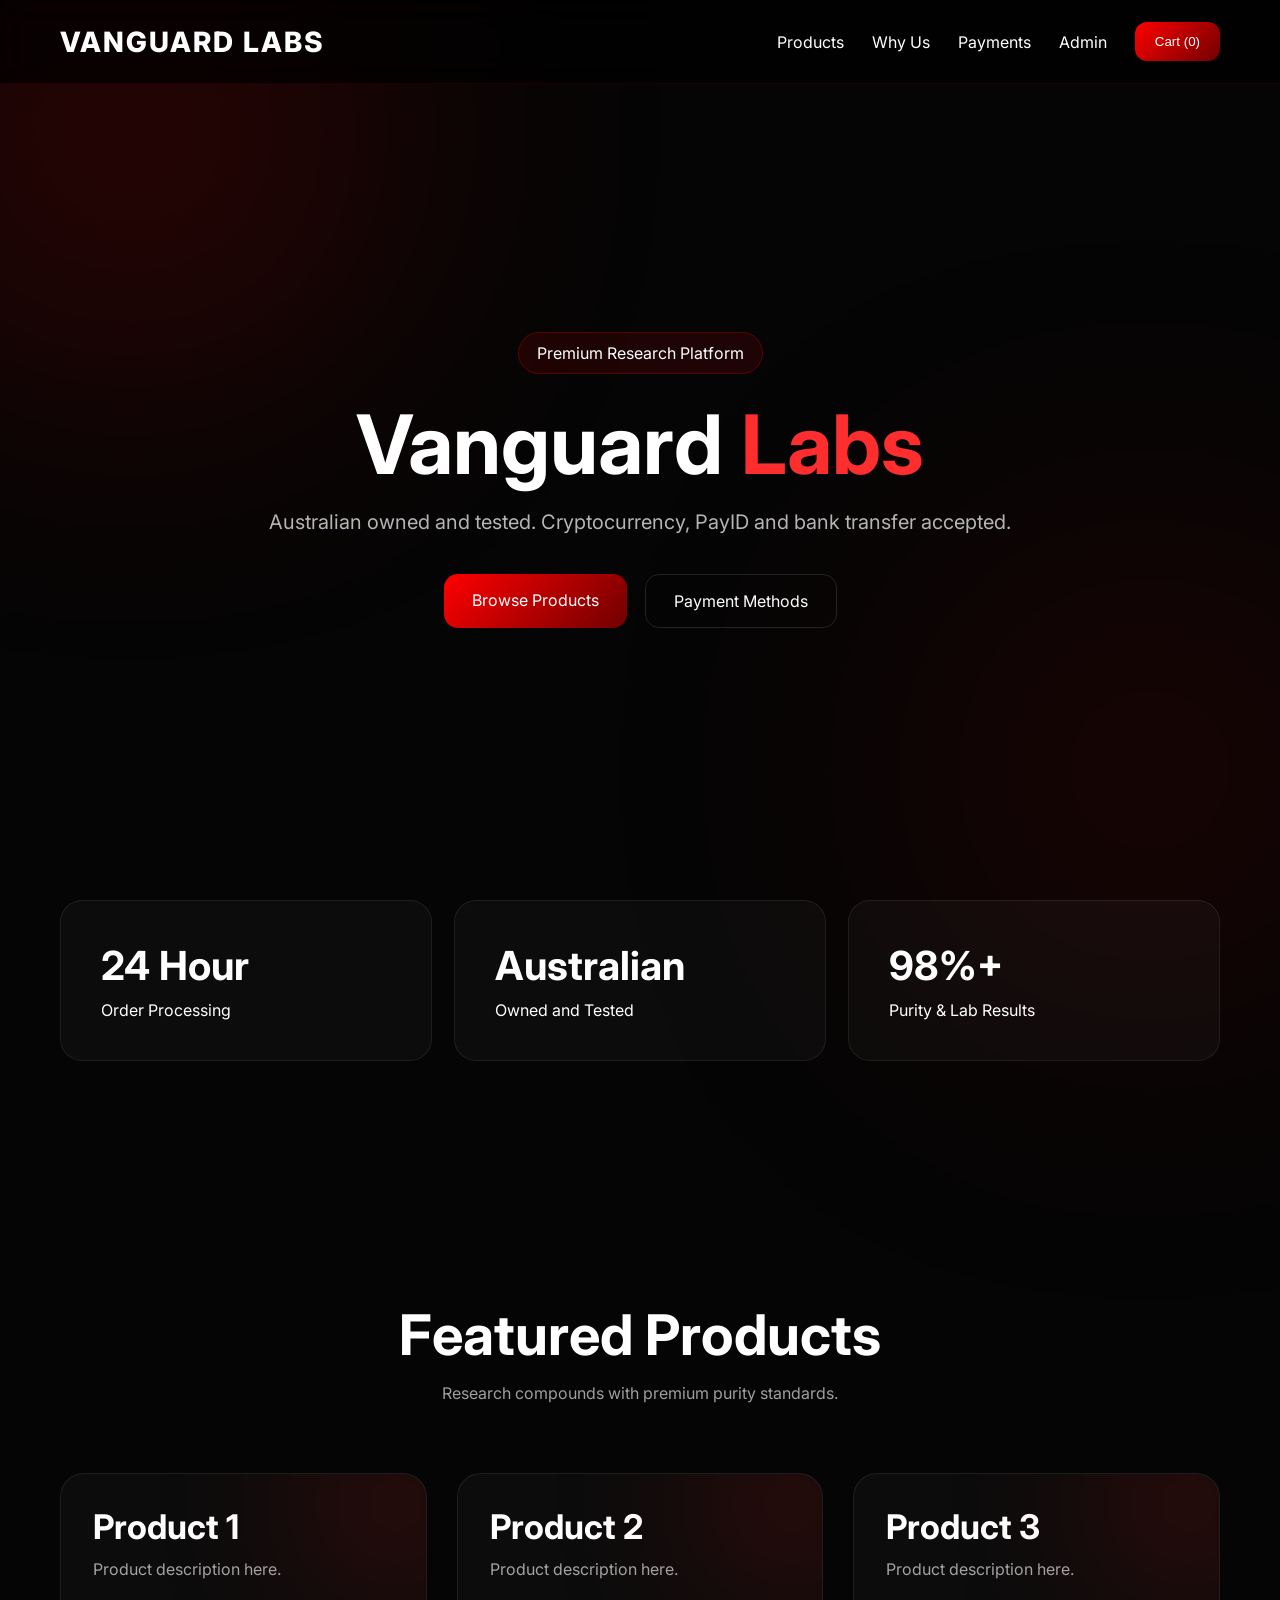
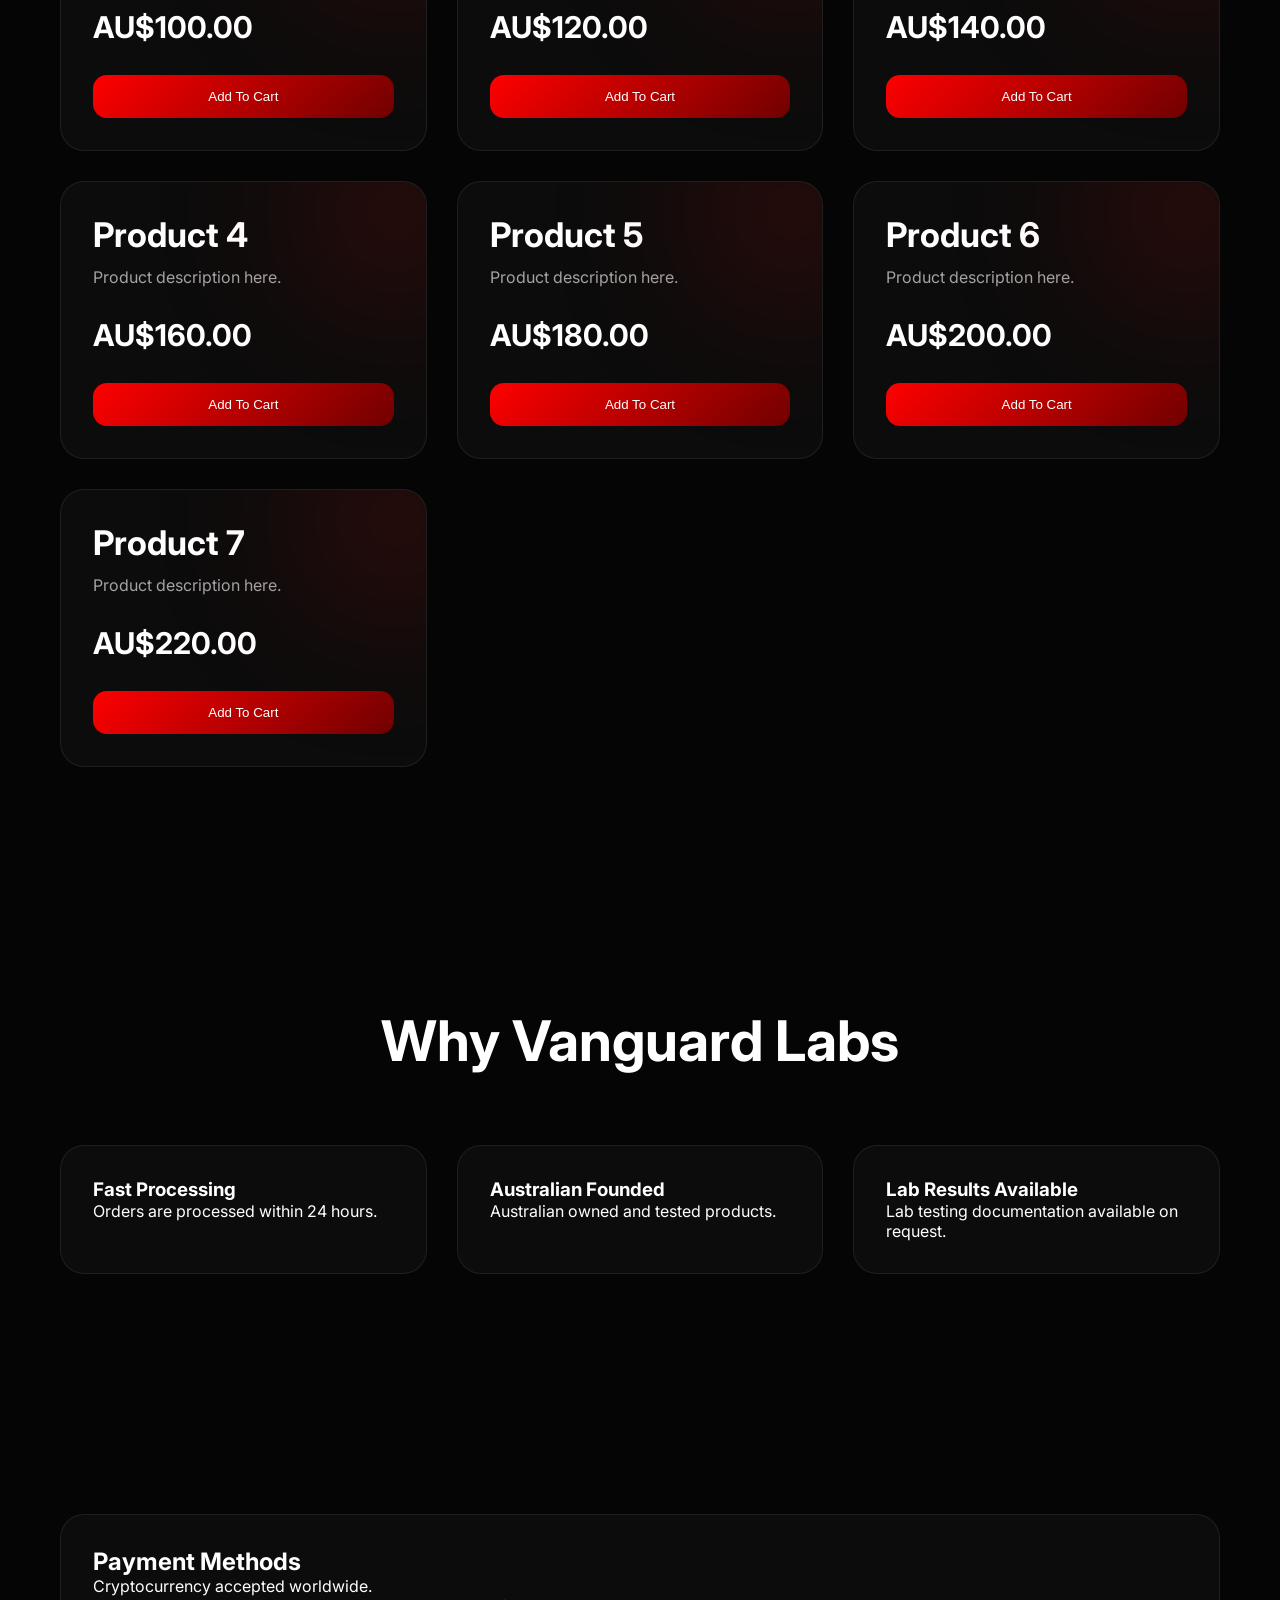
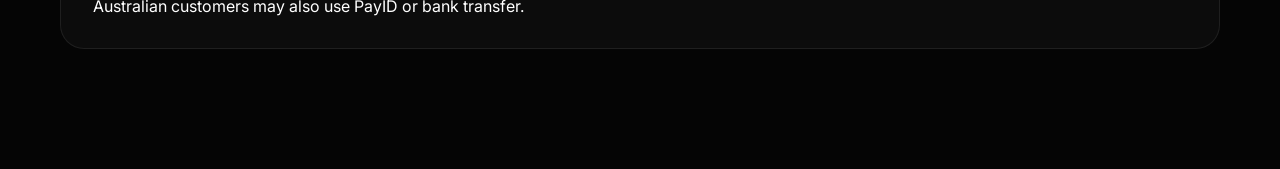
<file: index.html>
<!DOCTYPE html>
<html lang="en">

<head>
  <meta charset="UTF-8" />

  <meta
    name="viewport"
    content="width=device-width, initial-scale=1.0"
  />

  <title>Vanguard Labs</title>

  <link rel="preconnect" href="https://fonts.googleapis.com">
  <link rel="preconnect" href="https://fonts.gstatic.com" crossorigin>

  <link
    href="https://fonts.googleapis.com/css2?family=Inter:wght@300;400;500;600;700;800&display=swap"
    rel="stylesheet"
  >

  <link rel="stylesheet" href="style.css" />
</head>

<body>

  <!-- BACKGROUND -->
  <div class="background-glow glow-1"></div>
  <div class="background-glow glow-2"></div>

  <!-- NAVBAR -->
  <nav class="navbar">

    <div class="logo">
      VANGUARD LABS
    </div>

    <div class="nav-links">

      <a href="#products">Products</a>
      <a href="#why">Why Us</a>
      <a href="#payments">Payments</a>
      <a href="admin.html">Admin</a>

      <button
        class="cart-button"
        onclick="toggleCart()"
      >
        Cart (<span id="count">0</span>)
      </button>

    </div>

  </nav>

  <!-- HERO -->
  <section class="hero">

    <div class="hero-content">

      <div class="hero-badge">
        Premium Research Platform
      </div>

      <h1>
        Vanguard
        <span>Labs</span>
      </h1>

      <p>
        Australian owned and tested.
        Cryptocurrency, PayID and bank transfer accepted.
      </p>

      <div class="hero-buttons">

        <a
          href="#products"
          class="primary-btn"
        >
          Browse Products
        </a>

        <a
          href="#payments"
          class="secondary-btn"
        >
          Payment Methods
        </a>

      </div>

    </div>

  </section>

  <!-- STATS -->
  <section class="stats-section">

    <div class="stat-box">
      <h2>24 Hour</h2>
      <p>Order Processing</p>
    </div>

    <div class="stat-box">
      <h2>Australian</h2>
      <p>Owned and Tested</p>
    </div>

    <div class="stat-box">
      <h2>98%+</h2>
      <p>Purity & Lab Results</p>
    </div>

  </section>

  <!-- PRODUCTS -->
  <section
    class="products-section"
    id="products"
  >

    <div class="section-title">

      <h2>Featured Products</h2>

      <p>
        Research compounds with premium purity standards.
      </p>

    </div>

    <div class="products-grid">

      <!-- PRODUCT 1 -->
      <div class="product-card">

        <div class="product-glow"></div>

        <h3>Product 1</h3>

        <p class="product-desc">
          Product description here.
        </p>

        <div class="price-row">
          <span class="price">AU$100.00</span>
        </div>

        <button onclick="addToCart('Product 1',100.00)">
          Add To Cart
        </button>

      </div>

      <!-- PRODUCT 2 -->
      <div class="product-card">

        <div class="product-glow"></div>

        <h3>Product 2</h3>

        <p class="product-desc">
          Product description here.
        </p>

        <div class="price-row">
          <span class="price">AU$120.00</span>
        </div>

        <button onclick="addToCart('Product 2',120.00)">
          Add To Cart
        </button>

      </div>

      <!-- PRODUCT 3 -->
      <div class="product-card">

        <div class="product-glow"></div>

        <h3>Product 3</h3>

        <p class="product-desc">
          Product description here.
        </p>

        <div class="price-row">
          <span class="price">AU$140.00</span>
        </div>

        <button onclick="addToCart('Product 3',140.00)">
          Add To Cart
        </button>

      </div>

      <!-- PRODUCT 4 -->
      <div class="product-card">

        <div class="product-glow"></div>

        <h3>Product 4</h3>

        <p class="product-desc">
          Product description here.
        </p>

        <div class="price-row">
          <span class="price">AU$160.00</span>
        </div>

        <button onclick="addToCart('Product 4',160.00)">
          Add To Cart
        </button>

      </div>

      <!-- PRODUCT 5 -->
      <div class="product-card">

        <div class="product-glow"></div>

        <h3>Product 5</h3>

        <p class="product-desc">
          Product description here.
        </p>

        <div class="price-row">
          <span class="price">AU$180.00</span>
        </div>

        <button onclick="addToCart('Product 5',180.00)">
          Add To Cart
        </button>

      </div>

      <!-- PRODUCT 6 -->
      <div class="product-card">

        <div class="product-glow"></div>

        <h3>Product 6</h3>

        <p class="product-desc">
          Product description here.
        </p>

        <div class="price-row">
          <span class="price">AU$200.00</span>
        </div>

        <button onclick="addToCart('Product 6',200.00)">
          Add To Cart
        </button>

      </div>

      <!-- PRODUCT 7 -->
      <div class="product-card">

        <div class="product-glow"></div>

        <h3>Product 7</h3>

        <p class="product-desc">
          Product description here.
        </p>

        <div class="price-row">
          <span class="price">AU$220.00</span>
        </div>

        <button onclick="addToCart('Product 7',220.00)">
          Add To Cart
        </button>

      </div>

    </div>

  </section>

  <!-- WHY US -->
  <section
    class="why-section"
    id="why"
  >

    <div class="section-title">
      <h2>Why Vanguard Labs</h2>
    </div>

    <div class="why-grid">

      <div class="why-card">

        <h3>Fast Processing</h3>

        <p>
          Orders are processed within 24 hours.
        </p>

      </div>

      <div class="why-card">

        <h3>Australian Founded</h3>

        <p>
          Australian owned and tested products.
        </p>

      </div>

      <div class="why-card">

        <h3>Lab Results Available</h3>

        <p>
          Lab testing documentation available on request.
        </p>

      </div>

    </div>

  </section>

  <!-- PAYMENTS -->
  <section
    class="payments-section"
    id="payments"
  >

    <div class="payment-box">

      <h2>Payment Methods</h2>

      <p>
        Cryptocurrency accepted worldwide.
      </p>

      <p>
        Australian customers may also use PayID or bank transfer.
      </p>

    </div>

  </section>

  <!-- CART OVERLAY -->
  <div
    class="cart-overlay"
    id="cartOverlay"
    onclick="toggleCart()"
  ></div>

  <!-- CART -->
  <div
    class="cart"
    id="cart"
  >

    <div class="cart-header">

      <h2>Your Cart</h2>

      <button onclick="toggleCart()">
        ✕
      </button>

    </div>

    <div
      class="cart-items"
      id="cartItems"
    ></div>

    <div class="cart-footer">

      <div class="cart-total">
        Total:
        <span id="total">AU$0.00</span>
      </div>

      <button
        class="checkout-btn"
        onclick="goCheckout()"
      >
        Checkout
      </button>

    </div>

  </div>

  <script src="script.js"></script>

</body>
</html>
</file>
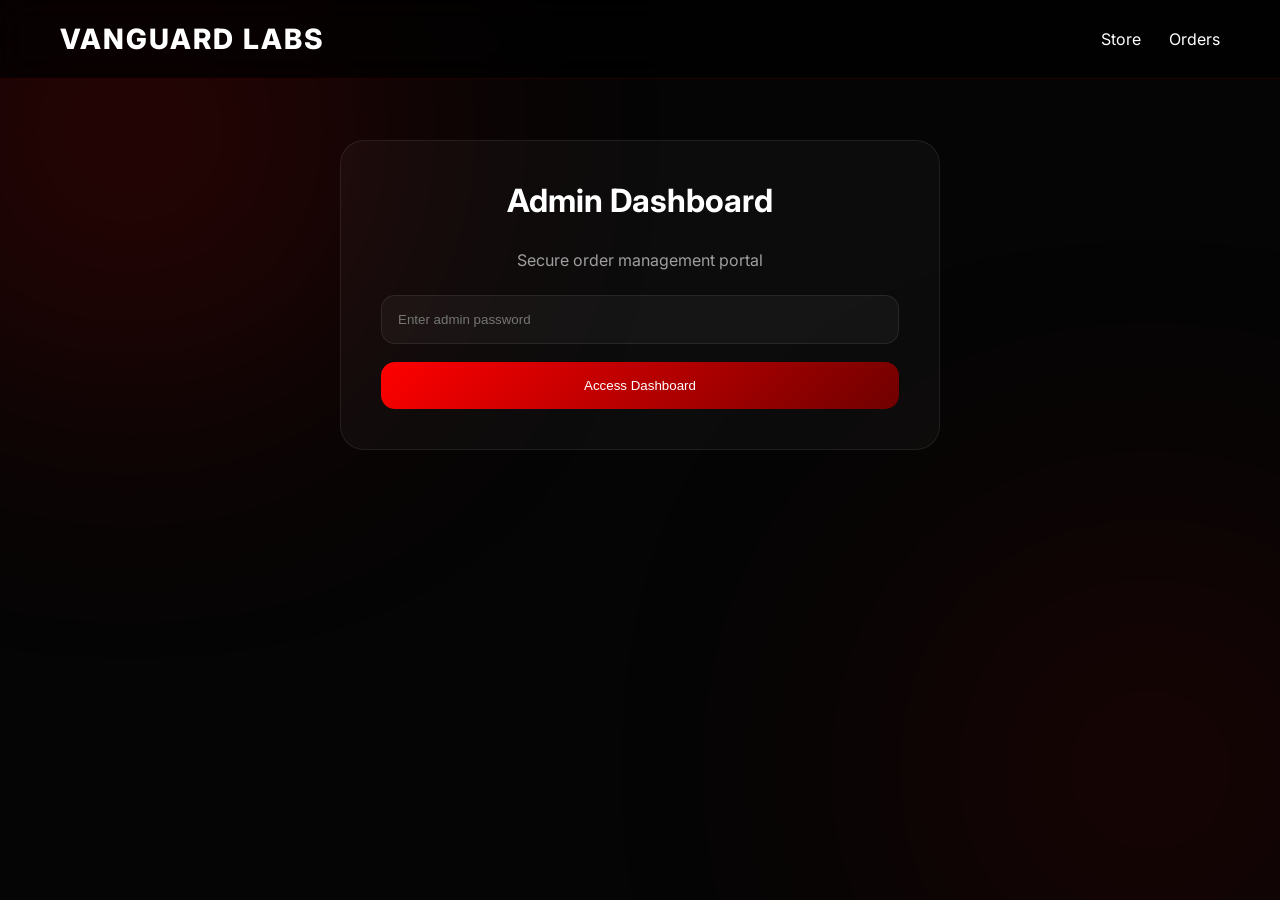
<file: admin.html>
<!DOCTYPE html>
<html lang="en">

<head>
  <meta charset="UTF-8">
  <title>Vanguard Labs Admin</title>

  <meta name="viewport" content="width=device-width, initial-scale=1.0">

  <link rel="stylesheet" href="style.css">
  <link rel="preconnect" href="https://fonts.googleapis.com">
  <link rel="preconnect" href="https://fonts.gstatic.com" crossorigin>

  <link href="https://fonts.googleapis.com/css2?family=Inter:wght@400;500;600;700;800&display=swap" rel="stylesheet">
</head>

<body>

  <!-- BACKGROUND GLOWS -->
  <div class="background-glow glow-1"></div>
  <div class="background-glow glow-2"></div>

  <!-- NAVBAR -->
  <nav class="navbar">

    <div class="logo">
      VANGUARD LABS
    </div>

    <div class="nav-links">
      <a href="index.html">Store</a>
      <a href="#">Orders</a>
    </div>

  </nav>

  <!-- LOGIN -->
  <div class="admin-login">

    <h1>Admin Dashboard</h1>

    <p style="color:#9f9f9f; margin-bottom:25px; text-align:center;">
      Secure order management portal
    </p>

    <input
      type="password"
      id="adminPassword"
      placeholder="Enter admin password"
    >

    <button onclick="loginAdmin()">
      Access Dashboard
    </button>

  </div>

  <!-- ADMIN PANEL -->
  <div
    class="admin-panel"
    id="adminPanel"
    style="display:none;"
  >

    <!-- TITLE -->
    <div class="section-title">

      <h2>Orders Dashboard</h2>

      <p>
        Review customer orders and payment information
      </p>

    </div>

    <!-- ORDERS -->
    <div id="orders"></div>

  </div>

  <script src="script.js"></script>

</body>
</html>
</file>
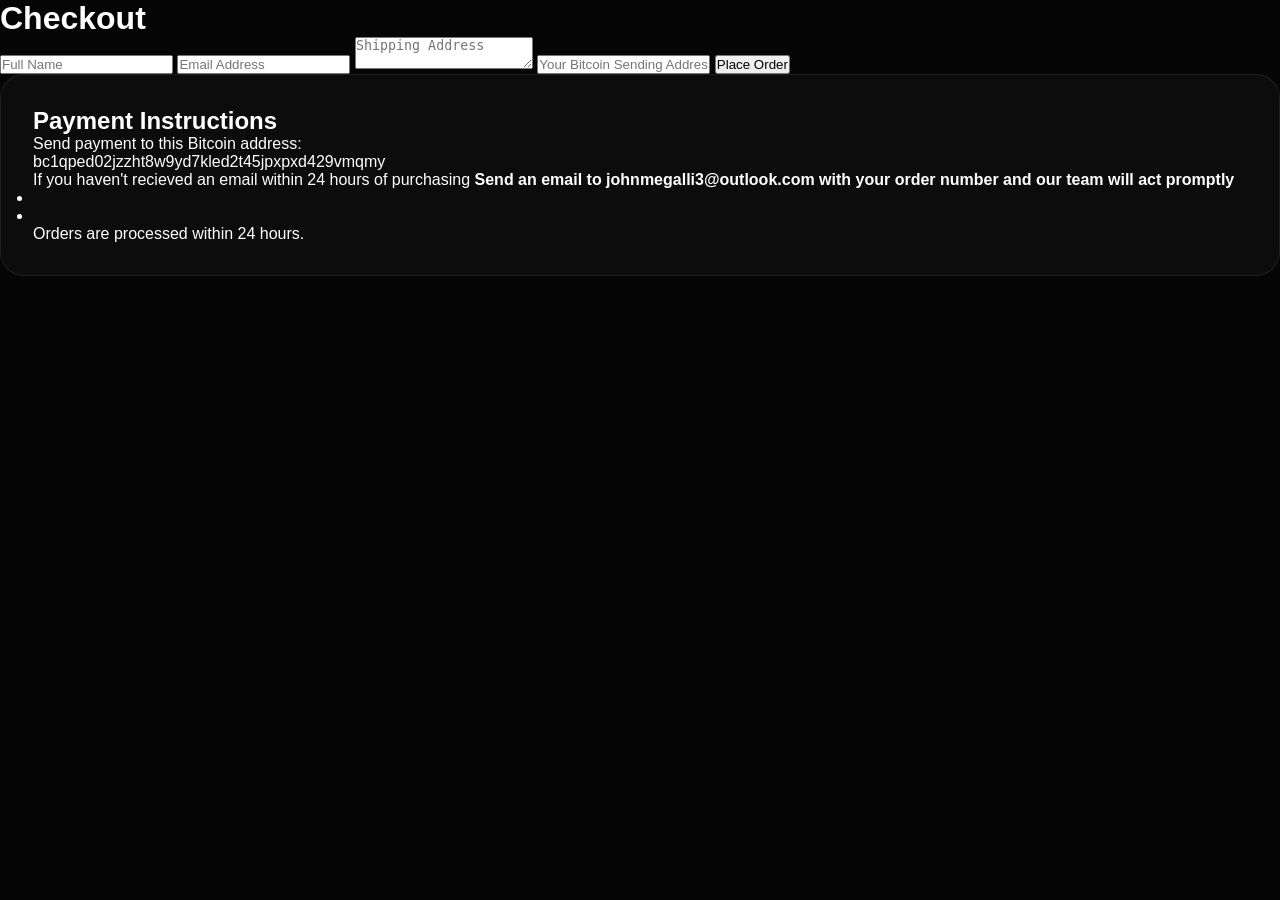
<file: checkout.html>
<!DOCTYPE html>
<html lang="en">

<head>
<meta charset="UTF-8">
<title>Checkout - Vanguard Labs</title>
<meta name="viewport" content="width=device-width, initial-scale=1.0">

<link rel="stylesheet" href="style.css">
</head>

<body>

<div class="checkout-page">

  <h1>Checkout</h1>

  <!-- ORDER FORM -->
  <form id="checkoutForm">

    <input
      type="text"
      id="fullName"
      placeholder="Full Name"
      required
    >

    <input
      type="email"
      id="email"
      placeholder="Email Address"
      required
    >

    <textarea
      id="address"
      placeholder="Shipping Address"
      required
    ></textarea>

    <!-- IMPORTANT: THIS WAS MISSING -->
    <input
      type="text"
      id="btcAddress"
      placeholder="Your Bitcoin Sending Address"
      required
    >

    <button type="submit">
      Place Order
    </button>

  </form>

  <!-- PAYMENT INFO -->
  <div class="payment-box">

    <h2>Payment Instructions</h2>

    <p>Send payment to this Bitcoin address:</p>

    <div class="btc-address">
      bc1qped02jzzht8w9yd7kled2t45jpxpxd429vmqmy
    </div>

    <p>
      If you haven't recieved an email within 24 hours of purchasing
      <strong>Send an email to johnmegalli3@outlook.com with your order number and our team will act promptly</strong>
    </p>

    <ul>
      <li></li>
      <li></li>
    </ul>

    <p>
      Orders are processed within 24 hours.
    </p>

  </div>

</div>

<script src="script.js"></script>

</body>
</html>
</file>
<file: style.css>
* {
  margin: 0;
  padding: 0;
  box-sizing: border-box;
}

html {
  scroll-behavior: smooth;
}

body {
  background: #050505;
  color: white;
  font-family: 'Inter', sans-serif;
  overflow-x: hidden;
}

/* =========================
   BACKGROUND GLOW
========================= */

.background-glow {
  position: fixed;
  width: 500px;
  height: 500px;
  border-radius: 50%;
  filter: blur(140px);
  opacity: 0.18;
  z-index: -1;
}

.glow-1 {
  background: #ff0000;
  top: -120px;
  left: -120px;
}

.glow-2 {
  background: #8b0000;
  bottom: -120px;
  right: -120px;
}

/* =========================
   NAVBAR
========================= */

.navbar {
  position: fixed;
  top: 0;
  width: 100%;
  padding: 22px 60px;
  display: flex;
  justify-content: space-between;
  align-items: center;
  background: rgba(0,0,0,0.72);
  backdrop-filter: blur(16px);
  border-bottom: 1px solid rgba(255,0,0,0.12);
  z-index: 999;
}

.logo {
  font-size: 28px;
  font-weight: 800;
  letter-spacing: 2px;
}

.nav-links {
  display: flex;
  align-items: center;
  gap: 28px;
}

.nav-links a {
  color: white;
  text-decoration: none;
  transition: 0.3s;
}

.nav-links a:hover {
  color: #ff3838;
}

/* =========================
   BUTTONS
========================= */

.cart-button,
.primary-btn,
.product-card button,
.checkout-btn,
.admin-login button {
  background: linear-gradient(135deg,#ff0000,#700000);
  color: white;
  border: none;
  cursor: pointer;
  transition: 0.3s;
}

.cart-button {
  padding: 12px 20px;
  border-radius: 12px;
}

.cart-button:hover,
.primary-btn:hover,
.product-card button:hover,
.checkout-btn:hover,
.admin-login button:hover {
  transform: translateY(-3px);
  box-shadow: 0 0 28px rgba(255,0,0,0.35);
}

.primary-btn,
.secondary-btn {
  text-decoration: none;
  padding: 16px 28px;
  border-radius: 14px;
}

.primary-btn {
  color: white;
}

.secondary-btn {
  border: 1px solid rgba(255,255,255,0.12);
  color: white;
  transition: 0.3s;
}

.secondary-btn:hover {
  border-color: red;
}

/* =========================
   HERO
========================= */

.hero {
  min-height: 100vh;
  display: flex;
  justify-content: center;
  align-items: center;
  text-align: center;
  padding: 140px 20px 80px;
}

.hero-content {
  max-width: 950px;
}

.hero-badge {
  display: inline-block;
  padding: 10px 18px;
  border-radius: 999px;
  background: rgba(255,0,0,0.1);
  border: 1px solid rgba(255,0,0,0.25);
  margin-bottom: 30px;
}

.hero h1 {
  font-size: 82px;
  line-height: 1;
  margin-bottom: 24px;
}

.hero h1 span {
  color: #ff2e2e;
}

.hero p {
  font-size: 20px;
  color: #b5b5b5;
  margin-bottom: 40px;
}

.hero-buttons {
  display: flex;
  justify-content: center;
  gap: 18px;
}

/* =========================
   STATS
========================= */

.stats-section {
  display: grid;
  grid-template-columns: repeat(auto-fit,minmax(220px,1fr));
  gap: 22px;
  padding: 0 60px 120px;
}

.stat-box {
  background: rgba(255,255,255,0.03);
  border: 1px solid rgba(255,255,255,0.08);
  border-radius: 22px;
  padding: 40px;
  transition: 0.35s;
}

.stat-box:hover {
  transform: translateY(-8px);
  border-color: red;
  box-shadow: 0 0 35px rgba(255,0,0,0.14);
}

.stat-box h2 {
  font-size: 40px;
  margin-bottom: 10px;
}

/* =========================
   SECTIONS
========================= */

.products-section,
.why-section,
.payments-section {
  padding: 120px 60px;
}

.section-title {
  text-align: center;
  margin-bottom: 70px;
}

.section-title h2 {
  font-size: 56px;
  margin-bottom: 14px;
}

.section-title p {
  color: #9f9f9f;
}

/* =========================
   GRIDS
========================= */

.products-grid,
.why-grid {
  display: grid;
  grid-template-columns: repeat(auto-fit,minmax(280px,1fr));
  gap: 30px;
}

/* =========================
   PRODUCT CARDS
========================= */

.product-card,
.why-card,
.payment-box,
.order-card {
  position: relative;
  background: rgba(255,255,255,0.03);
  border: 1px solid rgba(255,255,255,0.08);
  border-radius: 24px;
  overflow: hidden;
  transition: 0.35s;
}

.product-card,
.why-card,
.payment-box {
  padding: 32px;
}

.product-card:hover,
.why-card:hover,
.payment-box:hover,
.order-card:hover {
  transform: translateY(-8px);
  border-color: red;
  box-shadow: 0 0 45px rgba(255,0,0,0.16);
}

.product-glow {
  position: absolute;
  width: 180px;
  height: 180px;
  border-radius: 50%;
  background: rgba(255,0,0,0.18);
  filter: blur(80px);
  top: -60px;
  right: -60px;
}

.product-card h3 {
  font-size: 34px;
  margin-bottom: 12px;
}

.product-desc {
  color: #a4a4a4;
  margin-bottom: 30px;
}

.price {
  font-size: 30px;
  font-weight: 700;
}

.product-card button,
.checkout-btn {
  width: 100%;
  margin-top: 30px;
  padding: 14px;
  border-radius: 14px;
}

/* =========================
   CART
========================= */

.cart {
  position: fixed;
  top: 0;
  right: -420px;
  width: 400px;
  height: 100vh;
  background: #0c0c0c;
  border-left: 1px solid rgba(255,0,0,0.2);
  transition: 0.35s;
  z-index: 9999;
  padding: 30px;
}

.cart.open {
  right: 0;
}

.cart-overlay {
  display: none;
}

.cart-overlay.open {
  display: block;
  position: fixed;
  inset: 0;
  background: rgba(0,0,0,0.6);
  z-index: 999;
}

.cart-header {
  display: flex;
  justify-content: space-between;
  align-items: center;
  margin-bottom: 30px;
}

.cart-header button {
  background: none;
  border: none;
  color: white;
  font-size: 24px;
  cursor: pointer;
}

.cart-item {
  display: flex;
  justify-content: space-between;
  align-items: center;
  background: rgba(255,255,255,0.04);
  border: 1px solid rgba(255,255,255,0.06);
  padding: 16px;
  border-radius: 14px;
  margin-bottom: 14px;
}

.cart-total {
  margin-top: 30px;
  font-size: 24px;
  font-weight: 700;
}

/* =========================
   CHECKOUT
========================= */

.checkout-form,
.admin-login {
  max-width: 600px;
  margin: 140px auto;
  background: rgba(255,255,255,0.03);
  border: 1px solid rgba(255,255,255,0.08);
  padding: 40px;
  border-radius: 24px;
}

.checkout-form h1,
.admin-login h1 {
  margin-bottom: 30px;
  text-align: center;
}

.checkout-form input,
.checkout-form textarea,
.admin-login input {
  width: 100%;
  padding: 16px;
  margin-bottom: 18px;
  border-radius: 14px;
  border: 1px solid rgba(255,255,255,0.08);
  background: rgba(255,255,255,0.04);
  color: white;
  outline: none;
}

.checkout-form input:focus,
.checkout-form textarea:focus,
.admin-login input:focus {
  border-color: red;
}

.checkout-form button,
.admin-login button {
  width: 100%;
  padding: 16px;
  border-radius: 14px;
}

/* =========================
   ADMIN PANEL
========================= */

.admin-panel {
  padding: 140px 60px;
}

.order-card {
  padding: 28px;
  margin-bottom: 26px;
}

.order-top {
  display: flex;
  justify-content: space-between;
  align-items: center;
  margin-bottom: 24px;
}

.order-top h2 {
  font-size: 28px;
}

.order-total {
  font-size: 24px;
  font-weight: 700;
  color: #00ff99;
}

.order-section {
  margin-bottom: 22px;
}

.order-section strong {
  display: block;
  margin-bottom: 8px;
  color: #9a9a9a;
  text-transform: uppercase;
  font-size: 12px;
  letter-spacing: 1px;
}

.order-section p {
  margin: 4px 0;
}

.items {
  display: flex;
  flex-direction: column;
  gap: 10px;
}

.item {
  display: flex;
  justify-content: space-between;
  align-items: center;
  background: rgba(255,255,255,0.04);
  border-radius: 12px;
  padding: 14px;
}

.btc {
  font-family: monospace;
  word-break: break-all;
  color: #f7931a;
}

/* =========================
   RESPONSIVE
========================= */

@media(max-width: 900px) {

  .navbar {
    padding: 20px;
    flex-direction: column;
    gap: 20px;
  }

  .hero h1 {
    font-size: 52px;
  }

  .hero-buttons {
    flex-direction: column;
  }

  .products-section,
  .why-section,
  .payments-section,
  .admin-panel {
    padding: 100px 20px;
  }

  .stats-section {
    padding: 0 20px 100px;
  }

  .cart {
    width: 100%;
  }

  .checkout-form,
  .admin-login {
    margin: 120px 20px;
  }

  .order-top {
    flex-direction: column;
    align-items: flex-start;
    gap: 10px;
  }
}
</file>
